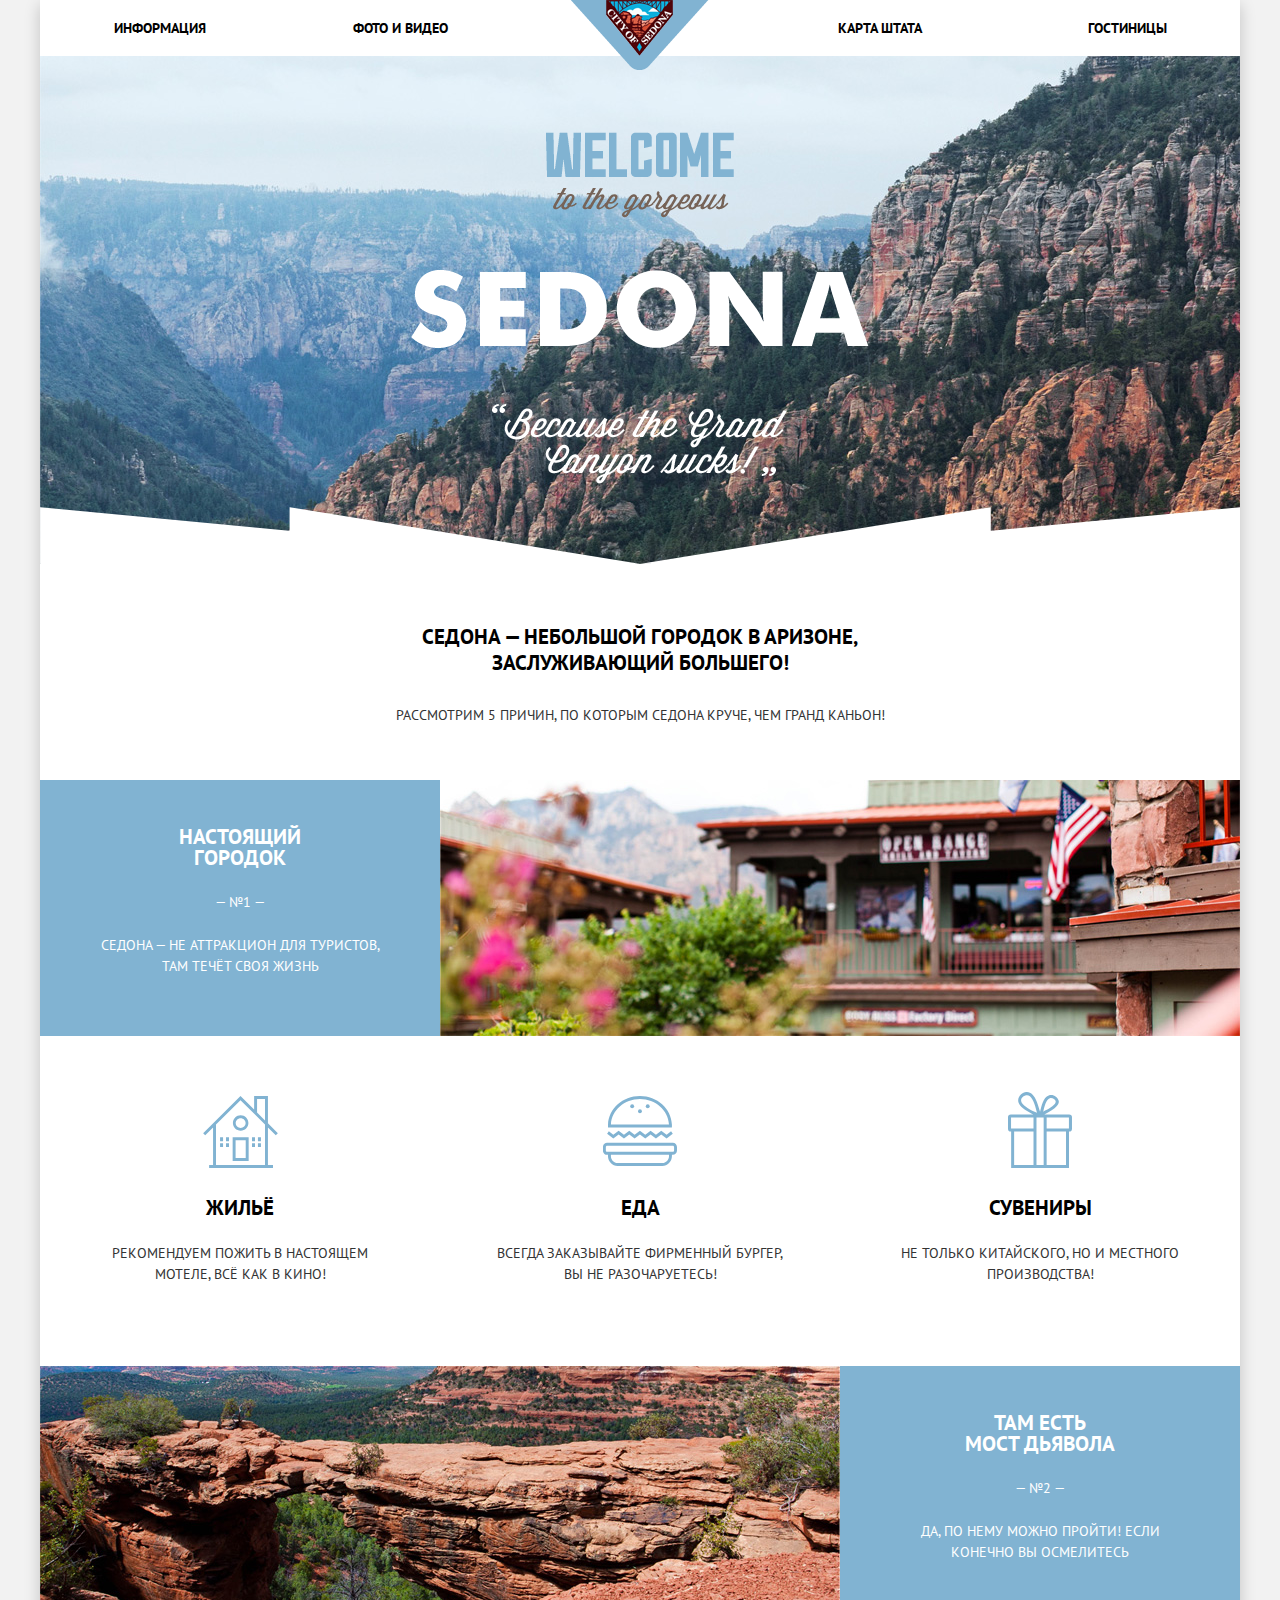
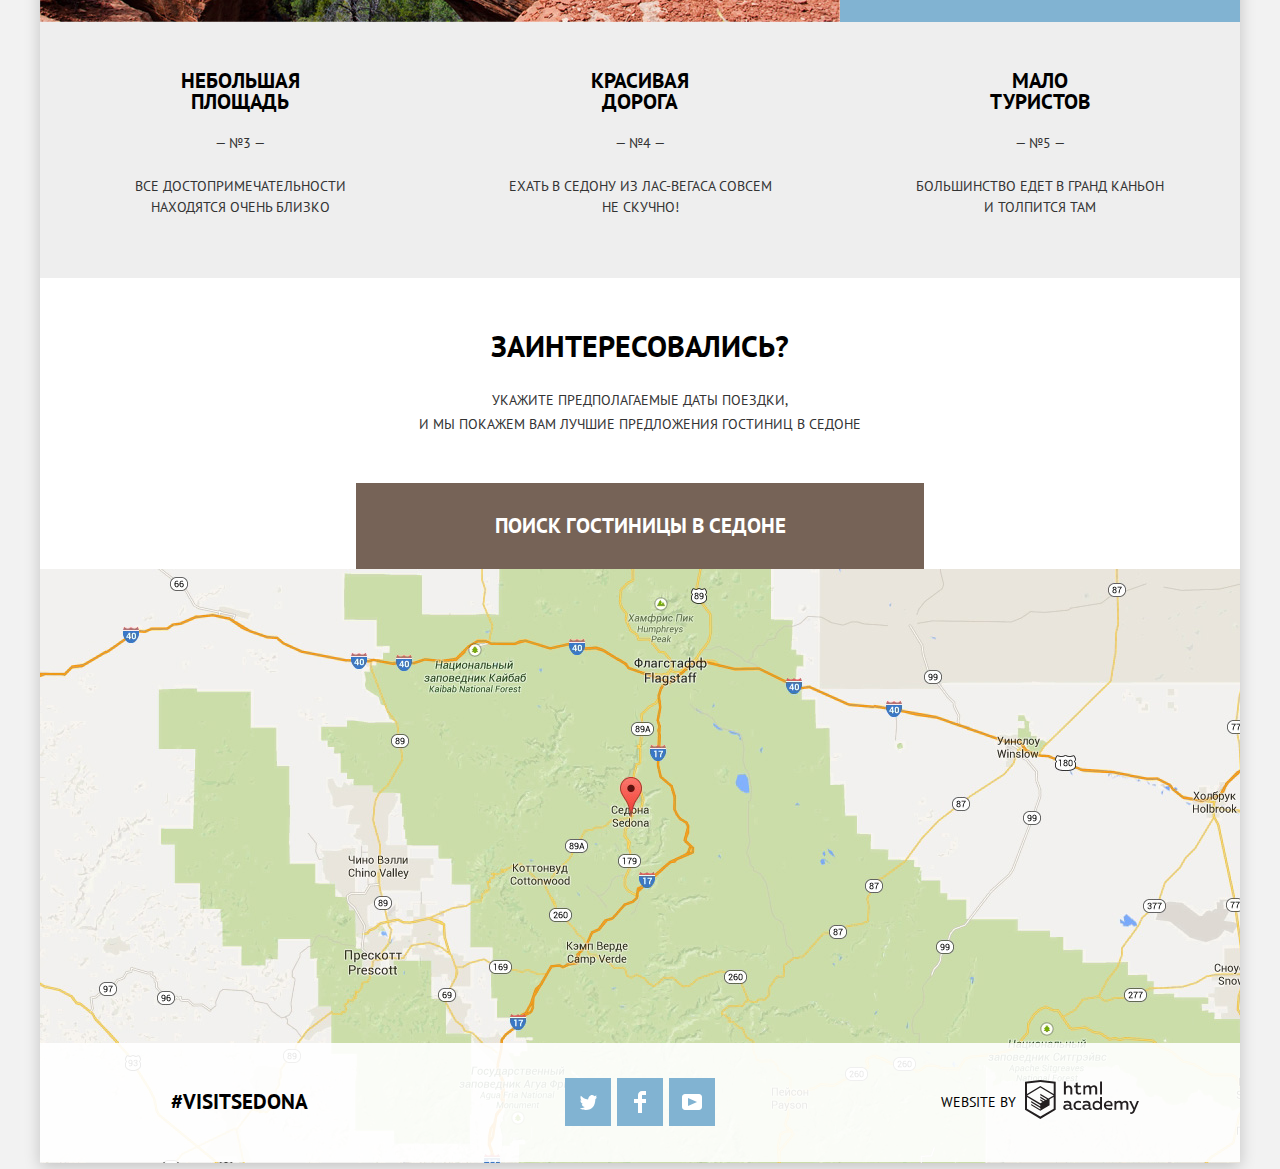
<file: index.html>
<!DOCTYPE html>
<html lang="en">
<head>
	<meta charset="UTF-8">
	<title>Проект «Седона»</title>
	<link href="https://fonts.googleapis.com/css?family=PT+Sans:400,700&amp;subset=cyrillic" rel="stylesheet">
	<link rel="stylesheet" href="css/normalize.min.css">
	<link rel="stylesheet" href="css/style.min.css">
</head>
<body>
	<div class="container">
		<header class="main-header">
			<nav class="main-navigation">
				<a class="main-navigation-logo-link"> 
					<img class="main-navigation-logo" src="img/logo.png" width="138" height="70" alt="Логотип сайта Sedona">
				</a>
				<ul class="main-navigation-site">
					<li class="main-navigation-link"><a href="info.html">Информация</a></li>
					<li class="main-navigation-link"><a href="photo.html">Фото и Видео</a></li>
					<li class="main-navigation-link"><a href="map.html">Карта Штата</a></li>
					<li class="main-navigation-link"><a href="catalog.html">Гостиницы</a></li>
				</ul>
			</nav>
		</header>
		<main>
			<section class="intro">
				<img class="intro-img" src="img/welcome.png" width="438" height="352" alt="Приветствие"> 
			</section>

			<section class="advantages">
				<h2 class="advantages-title">Седона — небольшой городок в Аризоне, заслуживающий большего!</h2>
				<p class="advantages-descr">Рассмотрим 5 причин, по которым Седона круче, чем гранд каньон!</p>
			</section>

			<section class="advantages-block">
				<div class="advantages-block-text">
					<h3 class="advantages-block-title">Настоящий городок</h3>
					<span class="advantages-block-number">— №1 —</span> 
					<p class="advantages-block-descr">Седона — не аттракцион для туристов, там течёт своя жизнь</p>
				</div>
				<div class="advantages-block-img">
					<img src="img/advantages-block.jpg" width="800" height="256" alt="Вид отеля">
				</div>
			</section>

			<section class="reason-box">
				<div class="reason-box-item">
					<span class="reason-box-icon icon-house"></span>
					<div class="reason-box-text">
						<h4 class="reason-box-title">Жильё</h4>
						<p class="reason-box-descr">Рекомендуем пожить в настоящем мотеле, всё как в кино!</p>
					</div>
				</div>

				<div class="reason-box-item">
					<span class="reason-box-icon icon-food"></span>
					<div class="reason-box-text">
						<h4 class="reason-box-title">Еда</h4>
						<p class="reason-box-descr">Всегда заказывайте фирменный бургер, вы не разочаруетесь!</p>
					</div>
				</div>

				<div class="reason-box-item">
					<span class="reason-box-icon icon-souvenir"></span>
					<div class="reason-box-text">
					<h4 class="reason-box-title">Сувениры</h4>
					<p class="reason-box-descr">Не только китайского, но и местного производства!</p>
					</div>
				</div> 
			</section>

			<section class="advantages-block">
				<div class="advantages-block-img">
					<img src="img/advantages-block-2.jpg" width="800" height="256" alt="Вид Каньона">
				</div>
				<div class="advantages-block-text">
					<h3 class="advantages-block-title">Там&nbsp;есть мост&nbsp;дьявола</h3>
					<span class="advantages-block-number">— №2 —</span>
					<p class="advantages-block-descr">Да, по нему можно пройти! Если конечно вы осмелитесь</p>
				</div>
			</section>

			<section class="advantages-other">
				<div class="advantages-other-item">
					<h3 class="advantages-other-title">Небольшая площадь</h3>
					<span class="advantages-other-number">— №3 —</span>
					<p class="advantages-other-descr">Все достопримечательности находятся&nbsp;очень близко</p>
				</div>
				<div class="advantages-other-item">
					<h3 class="advantages-other-title">Красивая дорога</h3>
					<span class="advantages-other-number">— №4 —</span>
					<p class="advantages-other-descr">Ехать в Седону из Лас-Вегаса совсем не&nbsp;скучно!</p>
				</div>
				<div class="advantages-other-item">
					<h3 class="advantages-other-title">Мало туристов</h3>
					<span class="advantages-other-number">— №5 —</span>
					<p class="advantages-other-descr">Большинство едет в гранд каньон и&nbsp;толпится там</p>
				</div>
			</section>

			<section class="offers-hotel">
				<div class="offers-hotel-text">
					<h3 class="offers-hotel-title">Заинтересовались?</h3>
					<p class="offers-hotel-descr">Укажите предполагаемые даты поездки,<br> и мы покажем вам лучшие предложения гостиниц в седоне</p>
					<a class="offers-hotel-button" >Поиск гостиницы в Седоне</a>
				</div>
				<div class="popup-form-absolute popup-form-show">
					<form class="popup-form" action="https://echo.htmlacademy.ru" method="post">
						<div class="popup-form-control">
							<label for="form-arrival">Дата заезда:</label>
							<input class="form-arrival" type="text" name="arrival-date" id="form-arrival" placeholder="24 апреля 2017">
							<button type="button" class="popup-form-icon-calendar">
								<svg xmlns="http://www.w3.org/2000/svg" width="21" height="22" viewBox="0 0 21 22"><path d="M19.251 2.025h-2.845V.648c0-.381-.294-.689-.656-.689-.363 0-.656.308-.656.689v1.377h-3.938V.648c0-.381-.294-.689-.655-.689-.363 0-.657.308-.657.689v1.377H5.906V.648c0-.381-.294-.689-.656-.689-.363 0-.657.308-.657.689v1.377H1.75C.784 2.025 0 2.847 0 3.862v16.302C0 21.179.784 22 1.75 22h17.501c.966 0 1.749-.821 1.749-1.836V3.862c0-1.015-.783-1.837-1.749-1.837zm.437 18.139a.448.448 0 0 1-.437.459H1.75a.45.45 0 0 1-.438-.459V3.862a.45.45 0 0 1 .438-.459h2.844v1.378c0 .381.294.689.657.689.362 0 .656-.308.656-.689V3.403h3.938v1.378c0 .381.294.689.657.689.361 0 .655-.308.655-.689V3.403h3.938v1.378c0 .381.293.689.656.689.362 0 .656-.308.656-.689V3.403h2.845c.241 0 .437.206.437.459v16.302z"/><path d="M4.594 8.225h2.625v2.066H4.594zM4.594 11.668h2.625v2.067H4.594zM4.594 15.112h2.625v2.066H4.594zM9.188 15.112h2.625v2.066H9.188zM9.188 11.668h2.625v2.067H9.188zM9.188 8.225h2.625v2.066H9.188zM13.781 15.112h2.625v2.066h-2.625zM13.781 11.668h2.625v2.067h-2.625zM13.781 8.225h2.625v2.066h-2.625z"/></svg>
							</button>
						</div>
						<div class="popup-form-control">
							<label for="form-leave">Дата выезда:</label>
							<input class="form-leave" type="text" name="departure-date" id="form-leave" placeholder="4 июля 2017">
							<button type="button" class="popup-form-icon-calendar">
								<svg xmlns="http://www.w3.org/2000/svg" width="21" height="22" viewBox="0 0 21 22"><path d="M19.251 2.025h-2.845V.648c0-.381-.294-.689-.656-.689-.363 0-.656.308-.656.689v1.377h-3.938V.648c0-.381-.294-.689-.655-.689-.363 0-.657.308-.657.689v1.377H5.906V.648c0-.381-.294-.689-.656-.689-.363 0-.657.308-.657.689v1.377H1.75C.784 2.025 0 2.847 0 3.862v16.302C0 21.179.784 22 1.75 22h17.501c.966 0 1.749-.821 1.749-1.836V3.862c0-1.015-.783-1.837-1.749-1.837zm.437 18.139a.448.448 0 0 1-.437.459H1.75a.45.45 0 0 1-.438-.459V3.862a.45.45 0 0 1 .438-.459h2.844v1.378c0 .381.294.689.657.689.362 0 .656-.308.656-.689V3.403h3.938v1.378c0 .381.294.689.657.689.361 0 .655-.308.655-.689V3.403h3.938v1.378c0 .381.293.689.656.689.362 0 .656-.308.656-.689V3.403h2.845c.241 0 .437.206.437.459v16.302z"/><path d="M4.594 8.225h2.625v2.066H4.594zM4.594 11.668h2.625v2.067H4.594zM4.594 15.112h2.625v2.066H4.594zM9.188 15.112h2.625v2.066H9.188zM9.188 11.668h2.625v2.067H9.188zM9.188 8.225h2.625v2.066H9.188zM13.781 15.112h2.625v2.066h-2.625zM13.781 11.668h2.625v2.067h-2.625zM13.781 8.225h2.625v2.066h-2.625z"/></svg>
							</button>
						</div>
						<div class="popup-form-grid">
							<div class="popup-form-control-half">
								<label for="form-people">Взрослые:</label>
								<div class="popup-form-count">
									<button type="button" class="btn-popup btn-min" id="adults-less"><span class="visually-hidden">-</span></button>
									<input type="text" name="form-people" id="form-people" class="form-people" value="2" pattern="[0-9]{1,}">
									<button type="button" class="btn-popup btn-plus" id="adults-more"><span class="visually-hidden">+</span></button>
								</div>
							</div>
							<div class="popup-form-control-half">
								<label for="form-children" class="label-form-children">Дети:</label>
								<div class="popup-form-count">
									<button type="button" class="btn-popup btn-min" id="child-less"><span class="visually-hidden">-</span>
									</button>
									<input type="text" name="form-children" id="form-children" class="form-children" value="0" pattern="[0-9]{1,}">
									<button type="button" class="btn-popup btn-plus" id="child-more"><span class="visually-hidden">+</span></button>
								</div>
							</div>
						</div>
						<button type="submit" class="popup-form-submit">Найти</button>
					</form>
				</div>
			</section>
				<section class="map">
					<iframe src="https://www.google.com/maps/embed?pb=!1m18!1m12!1m3!1d724357.5192433696!2d-112.11977376597227!3d34.97927537824153!2m3!1f0!2f0!3f0!3m2!1i1024!2i768!4f13.1!3m3!1m2!1s0x872da132f942b00d%3A0x5548c523fa6c8efd!2z0KHQtdC00L7QvdCwLCDQkNGA0LjQt9C-0L3QsCA4NjMzNiwg0KHQqNCQ!5e0!3m2!1sru!2sby!4v1530717977081" width="1200" height="594" allowfullscreen></iframe>
				</section>
		</main>
		<footer class="main-footer">
			<p class="main-footer-slogan">#visitSEDONA</p>
			<ul class="main-footer-social">
				<li class="main-footer-list"><a class="social-btn social-btn-twitter" href="https://twitter.com/"><span class="visually-hidden">twitter</span></a></li>
				<li class="main-footer-list"><a class="social-btn social-btn-facebook" href="https://www.facebook.com/"><span class="visually-hidden">facebook</span></a></li>
				<li class="main-footer-list"><a class="social-btn social-btn-youtube" href="https://www.youtube.com/"><span class="visually-hidden">youtube</span></a></li>
			</ul>

			<div class="footer-copyright">
				<span class="footer-copyright-text">Website by</span>
				<a class="footer-copyright-logo" href="https://htmlacademy.ru"> <span class="visually-hidden">HTML Academy</span>
					<svg id="Layer_1" data-name="Layer 1" xmlns="http://www.w3.org/2000/svg" viewBox="0 0 108.08 36.85" width="115" height="41"><title>logo-htmlacademy-small1</title><path d="M44.61,26.88a2,2,0,0,0,.55-0.1v1.33a3.25,3.25,0,0,1-1.18.21,1.67,1.67,0,0,1-1.67-1,4.84,4.84,0,0,1-3.14,1.08c-1.51,0-2.91-.83-2.91-2.55,0-2.13,2-2.79,3.71-2.79a11.08,11.08,0,0,1,2.17.25v-0.3c0-1-.76-1.77-2.19-1.77a7.42,7.42,0,0,0-3,.64v-1.7a10.21,10.21,0,0,1,3.19-.55c2.36,0,3.81,1.12,3.81,3.65v3a0.54,0.54,0,0,0,.49.59h0.17Zm-6.44-1.13A1.35,1.35,0,0,0,39.63,27h0.11a3.39,3.39,0,0,0,2.41-1V24.58a9.72,9.72,0,0,0-1.81-.21c-1,0-2.16.33-2.16,1.38h0Zm12.36-6.11a5,5,0,0,1,2.57.64V22a4.08,4.08,0,0,0-2.3-.7,2.75,2.75,0,1,0,0,5.49,5,5,0,0,0,2.43-.64v1.71a6.27,6.27,0,0,1-2.76.57A4.21,4.21,0,0,1,46,24.51q0-.21,0-0.41a4.32,4.32,0,0,1,4.18-4.46h0.38Zm12.17,7.24a2,2,0,0,0,.55-0.1v1.33a3.25,3.25,0,0,1-1.18.21,1.67,1.67,0,0,1-1.67-1,4.84,4.84,0,0,1-3.14,1.08c-1.51,0-2.91-.83-2.91-2.55,0-2.13,2-2.79,3.71-2.79a11.08,11.08,0,0,1,2.17.25v-0.3c0-1-.76-1.77-2.19-1.77a7.42,7.42,0,0,0-3,.64v-1.7a10.21,10.21,0,0,1,3.19-.55c2.36,0,3.81,1.12,3.81,3.65v3a0.54,0.54,0,0,0,.49.59h0.17Zm-6.44-1.13A1.35,1.35,0,0,0,57.73,27h0.11a3.39,3.39,0,0,0,2.41-1V24.58a9.72,9.72,0,0,0-1.81-.21c-1.06,0-2.16.33-2.16,1.38h0ZM73,16V28.2H71.35V26.88a3.88,3.88,0,0,1-3.19,1.54,4.4,4.4,0,0,1,0-8.78,3.81,3.81,0,0,1,3,1.3V16H73Zm-4.53,5.22a2.76,2.76,0,1,0,0,5.52A2.86,2.86,0,0,0,71.15,25V23A2.91,2.91,0,0,0,68.49,21.27ZM79,19.64c3.31,0,4.46,2.68,3.92,5.09H76.7c0.21,1.5,1.67,2.11,3.19,2.11a6.11,6.11,0,0,0,2.64-.59v1.6a7.14,7.14,0,0,1-3,.57C77,28.42,74.78,27,74.78,24a4.18,4.18,0,0,1,4-4.39H79Zm0.09,1.54a2.28,2.28,0,0,0-2.44,2.1v0.06H81.3A2,2,0,0,0,79.13,21.18Zm5.73,7V19.87h1.65v1a3.81,3.81,0,0,1,2.78-1.27A2.86,2.86,0,0,1,91.89,21a4.12,4.12,0,0,1,2.91-1.33A3.06,3.06,0,0,1,98,23V28.2h-1.9V23.05a1.59,1.59,0,0,0-1.42-1.75H94.42a2.8,2.8,0,0,0-2.07,1.12V28.2h-1.9V23.05A1.59,1.59,0,0,0,89,21.31H88.8a3,3,0,0,0-2.21,1.29v5.63H84.86Zm21.31-8.33h1.9l-3.91,9.46c-0.9,2.17-2.09,2.86-3.35,2.86a4.76,4.76,0,0,1-1.1-.14V30.46a2.86,2.86,0,0,0,.85.12c0.9,0,1.58-.64,2.07-1.9l0.17-.42-4-8.4h2l2.86,6.29ZM38.73,1.46V6.22a3.81,3.81,0,0,1,2.7-1.14,3.25,3.25,0,0,1,3.44,3.4v5.15H43V8.72a1.81,1.81,0,0,0-1.61-2h-0.3a2.93,2.93,0,0,0-2.32,1.39v5.52h-1.9V1.46h1.9ZM49.94,2.31v3h3V6.91h-3v3.81c0,1.1.5,1.46,1.58,1.46a4.49,4.49,0,0,0,1.69-.33v1.6A6.8,6.8,0,0,1,51,13.8a2.55,2.55,0,0,1-2.86-2.74V6.89H46.58V5.26h1.5V2.74Zm5.4,11.31V5.28H57v1A3.81,3.81,0,0,1,59.77,5a2.86,2.86,0,0,1,2.6,1.33A4.12,4.12,0,0,1,65.28,5,3.06,3.06,0,0,1,68.44,8.4v5.21h-1.9V8.46a1.59,1.59,0,0,0-1.42-1.75H64.89a2.8,2.8,0,0,0-2.07,1.12v5.78h-1.9V8.46A1.59,1.59,0,0,0,59.5,6.71H59.27A3,3,0,0,0,57.06,8v5.63H55.34ZM71.17,1.45H73V13.6H71.17V1.45ZM14.71,0H14.55L0,1.54V28.21l14.55,8.66,14.55-8.66V1.54Zm12.5,27.1L14.55,34.64,1.9,27.12V16.18l12.59,7.5V25L5.86,19.9v1.31l8.68,5.21v1.39L5.87,22.65V24l8.68,5.21,8.75-5.24V18.31L27.2,16V27.12Zm0-12.53-3.48,2-1.6,1L14.51,13v1.31L21,18.23H21l-0.14.09-1,.54-5.37-3.2V17l4.24,2.52-1,.67-3.2-1.9v1.31l2.1,1.24L14.5,22.1,2,14.65,14.51,7.11Zm0-1.32L14.49,5.76,1.91,13.25v-10L14.56,1.92,27.21,3.25v10h0Z" transform="translate(0 -0.02)" fill="#231f20"/></svg>
				</a>
			</div>
		</footer>
	</div>
	<script src="js/script.min.js"></script>
</body>
</html>
</file>
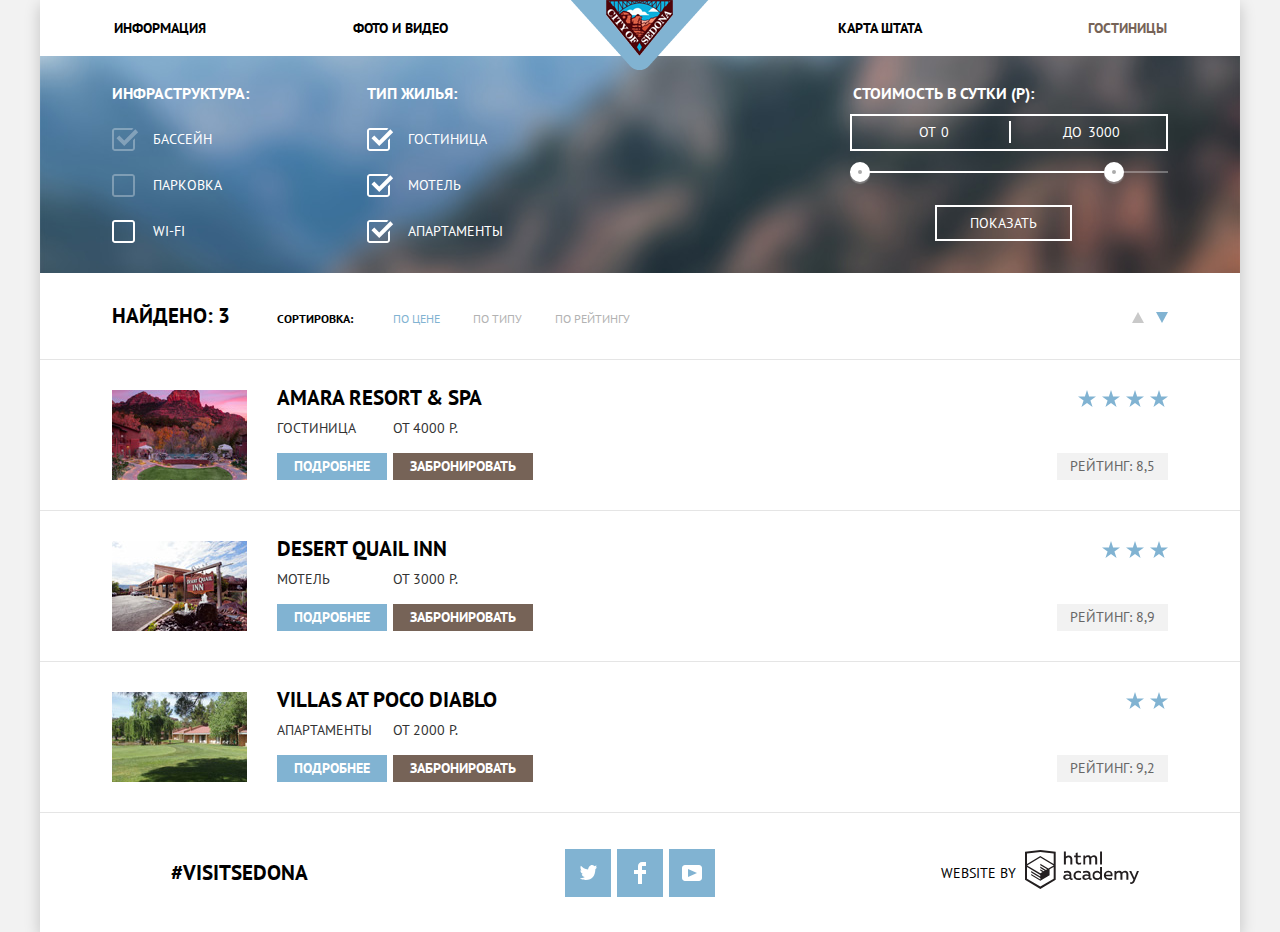
<file: catalog.html>
<!DOCTYPE html>
<html lang="en">
<head>
	<meta charset="UTF-8">
	<title>Проект «Седона»</title>
	<link href="https://fonts.googleapis.com/css?family=PT+Sans:400,700&amp;subset=cyrillic" rel="stylesheet">
	<link rel="stylesheet" href="css/normalize.min.css">
	<link rel="stylesheet" href="css/style.min.css">
</head>
<body>
	<div class="container">
		<header class="main-header">
			<nav class="main-navigation">
				<a href="index.html" class="main-navigation-logo-link"> 
					<img class="main-navigation-logo" src="img/logo.png" width="138" height="70" alt="Логотип сайта Sedona">
				</a>
				<ul class="main-navigation-site">
					<li class="main-navigation-link"><a href="info.html">Информация</a></li>
					<li class="main-navigation-link"><a href="photo.html">Фото и Видео</a></li>
					<li class="main-navigation-link"><a href="map.html">Карта Штата</a></li>
					<li class="main-navigation-link current-page"><a>Гостиницы</a></li>
				</ul>
			</nav>
		</header>
		<main>
			<h1 class="visually-hidden">Фильтр гостиниц</h1>
			<section class="filters">
				<form class="filters-form" action="https://echo.htmlacademy.ru" method="post" >
					<div class="form-infrastructure">
						<h2 class="form-infrastructure-title">Инфраструктура:</h2>
						<ul class="form-infrastructure-list">
							<li class="form-catalog">
								<input class="form-catalog-checkbox visually-hidden" type="checkbox" name="bassein" id="bassein" disabled checked>
								<label for="bassein">Бассейн</label>
							</li>
							<li class="form-catalog">
								<input class="form-catalog-checkbox visually-hidden" type="checkbox" name="parking" id="parking" disabled>
								<label for="parking">Парковка</label>
							</li>
							<li class="form-catalog">
								<input class="form-catalog-checkbox visually-hidden" type="checkbox" name="wi-fi" id="wi-fi">
								<label for="wi-fi" >wi-fi</label>
							</li>
						</ul>
					</div>

					<div class="form-housing">
						<h2 class="form-infrastructure-title">Тип жилья:</h2>
						<ul class="form-infrastructure-list">
							<li class="form-catalog">
								<input class="form-catalog-checkbox visually-hidden" type="checkbox" name="hotel" id="hotel" checked>
								<label for="hotel">Гостиница</label>
							</li>
							<li class="form-catalog">
								<input class="form-catalog-checkbox visually-hidden" type="checkbox" name="motel" id="motel" checked>
								<label for="motel">Мотель</label>
							</li>
							<li class="form-catalog">
								<input class="form-catalog-checkbox visually-hidden" type="checkbox" name="apartment" id="apartment" checked>
								<label for="apartment">Апартаменты</label>
							</li>
						</ul>
					</div>

					<div class="form-priceday">
						<h2 class="form-infrastructure-title title-priceday">Стоимость в сутки (Р):</h2>
						<div class="form-priceday-table">
							<label for="priceday-from">От
								<input type="text" name="priceday-from" id="priceday-from" placeholder="0"></label>
							<label for="priceday-up">До
								<input type="text" name="priceday-up" id="priceday-up" placeholder="3000">
							</label>
						</div>
						<div class="form-priceday-slider">
							<div class="priceday-slider-scale"></div>
							<div class="priceday-slider slider-from"></div>
							<div class="priceday-slider slider-up"></div>
						</div>
						<button type="submit" class="filters-form-submit">Показать</button>
					</div>
				</form>
			</section>

			<section class="catalog-hotel">
				<div class="find">
					<h2 class="visually-hidden">Список гостиниц</h2>
					<h3 class="find-title">Найдено: 3</h3>
					<p class="find-descr">Сортировка:</p>
					<ul class="find-items">
						<li class="find-item"><a href="#" class="find-item-link find-current">По цене</a></li>
						<li class="find-item "><a href="#" class="find-item-link">По типу</a></li>
						<li class="find-item "><a href="#" class="find-item-link">По рейтингу</a></li>
					</ul>
					<ul class="find-items-empty">
						<li class="empty-item"><a class="control-arrow arrow-down" href="#"></a></li>
						<li class="empty-item"><a class="control-arrow arrow-up arrow-current" href="#"></a></li>
					</ul>
				</div>

				<div class="hotel-item">
					<div class="hotel-item-manual">
						<div class="hotel-item-img">
							<img class="catalog-hotel-img" src="img/Amara-hotel.jpg" width="135" height="90" alt="Фото Amara Resort & Spa"> 
						</div>
						<div class="hotel-item-info">
								<h3 class="hotel-item-title">
									<a href="http://www.amararesort.com/">Amara Resort & Spa</a>
								</h3>
								<span class="hotel-item-descr">Гостиница</span>
								<span class="hotel-item-cash">от 4000 Р.</span>
							<div class="hotel-item-btn">
								<a class="item-btn btn-blue" href="#">Подробнее</a>
								<a class="item-btn btn-brown" href="#">Забронировать</a>
							</div>
						</div>
					</div>
					<div class="hotel-item-rate">
						<div class="hotel-item-list">
							<span class="hotel-list-star"></span>
							<span class="hotel-list-star"></span>
							<span class="hotel-list-star"></span>
							<span class="hotel-list-star"></span>
						</div>
						<p class="hotel-item-rating">Рейтинг: 8,5</p>
					</div>
				</div>

				<div class="hotel-item">
					<div class="hotel-item-manual">
						<div class="hotel-item-img">
							<img class="catalog-hotel-img" src="img/Desert-hotel.jpg" width="135" height="90" alt="Фото Desert Quail Inn">
						</div>
						<div class="hotel-item-info">
							<h3 class="hotel-item-title">
								<a href="https://www.desertquailinn.com/">Desert Quail Inn</a>
							</h3>
							<span class="hotel-item-descr">Мотель</span>
							<span class="hotel-item-cash">От 3000 Р.</span>
							<div class="hotel-item-btn">
								<a class="item-btn btn-blue" href="#">Подробнее</a>
								<a class="item-btn btn-brown" href="#">Забронировать</a>
							</div>
						</div>
					</div>
					<div class="hotel-item-rate">
						<div class="hotel-item-list">
							<span class="hotel-list-star"></span>
							<span class="hotel-list-star"></span>
							<span class="hotel-list-star"></span>
						</div>
						<p class="hotel-item-rating">Рейтинг: 8,9</p> 
					</div>
				</div>

				<div class="hotel-item">
					<div class="hotel-item-manual">
						<div class="hotel-item-img">
							<img class="catalog-hotel-img" src="img/Villas-hotel.jpg" width="135" height="90" alt="Фото Villas at Poco Diablo">
						</div>
						<div class="hotel-item-info">
							<h3 class="hotel-item-title">
								<a href="https://villasatpocodiablo.com/villas/">Villas at Poco Diablo</a>
							</h3>
							<span class="hotel-item-descr">Апартаменты</span>
							<span class="hotel-item-cash">От 2000 Р.</span>
							<div class="hotel-item-btn">
								<a class="item-btn btn-blue" href="#">Подробнее</a>
								<a class="item-btn btn-brown" href="#">Забронировать</a>
							</div>
						</div>
					</div>
					<div class="hotel-item-rate">
							<div class="hotel-item-list">
								<span class="hotel-list-star"></span>
								<span class="hotel-list-star"></span>
						</div>
						<p class="hotel-item-rating">Рейтинг: 9,2</p> 
					</div>
				</div>
			</section>
		</main>
		<footer class="main-footer hotels-page">
			<p class="main-footer-slogan">#visitSEDONA</p>
			<ul class="main-footer-social">
				<li class="main-footer-list"><a class="social-btn social-btn-twitter" href="https://twitter.com/"><span class="visually-hidden">twitter</span></a></li>
				<li class="main-footer-list"><a class="social-btn social-btn-facebook" href="https://www.facebook.com/"><span class="visually-hidden">facebook</span></a></li>
				<li class="main-footer-list"><a class="social-btn social-btn-youtube" href="https://www.youtube.com/"><span class="visually-hidden">youtube</span></a></li>
			</ul>

			<div class="footer-copyright">
				<span class="footer-copyright-text">Website by</span>
				<a class="footer-copyright-logo" href="https://htmlacademy.ru"> <span class="visually-hidden">HTML Academy</span>
					<!-- <img class="main-footer-logo" src="img/logo-htmlacademy.svg" width="115" height="41" alt="Логотип htmlacademy"> -->
					<svg id="Layer_1" data-name="Layer 1" xmlns="http://www.w3.org/2000/svg" viewBox="0 0 108.08 36.85" width="115" height="41"><title>logo-htmlacademy-small1</title><path d="M44.61,26.88a2,2,0,0,0,.55-0.1v1.33a3.25,3.25,0,0,1-1.18.21,1.67,1.67,0,0,1-1.67-1,4.84,4.84,0,0,1-3.14,1.08c-1.51,0-2.91-.83-2.91-2.55,0-2.13,2-2.79,3.71-2.79a11.08,11.08,0,0,1,2.17.25v-0.3c0-1-.76-1.77-2.19-1.77a7.42,7.42,0,0,0-3,.64v-1.7a10.21,10.21,0,0,1,3.19-.55c2.36,0,3.81,1.12,3.81,3.65v3a0.54,0.54,0,0,0,.49.59h0.17Zm-6.44-1.13A1.35,1.35,0,0,0,39.63,27h0.11a3.39,3.39,0,0,0,2.41-1V24.58a9.72,9.72,0,0,0-1.81-.21c-1,0-2.16.33-2.16,1.38h0Zm12.36-6.11a5,5,0,0,1,2.57.64V22a4.08,4.08,0,0,0-2.3-.7,2.75,2.75,0,1,0,0,5.49,5,5,0,0,0,2.43-.64v1.71a6.27,6.27,0,0,1-2.76.57A4.21,4.21,0,0,1,46,24.51q0-.21,0-0.41a4.32,4.32,0,0,1,4.18-4.46h0.38Zm12.17,7.24a2,2,0,0,0,.55-0.1v1.33a3.25,3.25,0,0,1-1.18.21,1.67,1.67,0,0,1-1.67-1,4.84,4.84,0,0,1-3.14,1.08c-1.51,0-2.91-.83-2.91-2.55,0-2.13,2-2.79,3.71-2.79a11.08,11.08,0,0,1,2.17.25v-0.3c0-1-.76-1.77-2.19-1.77a7.42,7.42,0,0,0-3,.64v-1.7a10.21,10.21,0,0,1,3.19-.55c2.36,0,3.81,1.12,3.81,3.65v3a0.54,0.54,0,0,0,.49.59h0.17Zm-6.44-1.13A1.35,1.35,0,0,0,57.73,27h0.11a3.39,3.39,0,0,0,2.41-1V24.58a9.72,9.72,0,0,0-1.81-.21c-1.06,0-2.16.33-2.16,1.38h0ZM73,16V28.2H71.35V26.88a3.88,3.88,0,0,1-3.19,1.54,4.4,4.4,0,0,1,0-8.78,3.81,3.81,0,0,1,3,1.3V16H73Zm-4.53,5.22a2.76,2.76,0,1,0,0,5.52A2.86,2.86,0,0,0,71.15,25V23A2.91,2.91,0,0,0,68.49,21.27ZM79,19.64c3.31,0,4.46,2.68,3.92,5.09H76.7c0.21,1.5,1.67,2.11,3.19,2.11a6.11,6.11,0,0,0,2.64-.59v1.6a7.14,7.14,0,0,1-3,.57C77,28.42,74.78,27,74.78,24a4.18,4.18,0,0,1,4-4.39H79Zm0.09,1.54a2.28,2.28,0,0,0-2.44,2.1v0.06H81.3A2,2,0,0,0,79.13,21.18Zm5.73,7V19.87h1.65v1a3.81,3.81,0,0,1,2.78-1.27A2.86,2.86,0,0,1,91.89,21a4.12,4.12,0,0,1,2.91-1.33A3.06,3.06,0,0,1,98,23V28.2h-1.9V23.05a1.59,1.59,0,0,0-1.42-1.75H94.42a2.8,2.8,0,0,0-2.07,1.12V28.2h-1.9V23.05A1.59,1.59,0,0,0,89,21.31H88.8a3,3,0,0,0-2.21,1.29v5.63H84.86Zm21.31-8.33h1.9l-3.91,9.46c-0.9,2.17-2.09,2.86-3.35,2.86a4.76,4.76,0,0,1-1.1-.14V30.46a2.86,2.86,0,0,0,.85.12c0.9,0,1.58-.64,2.07-1.9l0.17-.42-4-8.4h2l2.86,6.29ZM38.73,1.46V6.22a3.81,3.81,0,0,1,2.7-1.14,3.25,3.25,0,0,1,3.44,3.4v5.15H43V8.72a1.81,1.81,0,0,0-1.61-2h-0.3a2.93,2.93,0,0,0-2.32,1.39v5.52h-1.9V1.46h1.9ZM49.94,2.31v3h3V6.91h-3v3.81c0,1.1.5,1.46,1.58,1.46a4.49,4.49,0,0,0,1.69-.33v1.6A6.8,6.8,0,0,1,51,13.8a2.55,2.55,0,0,1-2.86-2.74V6.89H46.58V5.26h1.5V2.74Zm5.4,11.31V5.28H57v1A3.81,3.81,0,0,1,59.77,5a2.86,2.86,0,0,1,2.6,1.33A4.12,4.12,0,0,1,65.28,5,3.06,3.06,0,0,1,68.44,8.4v5.21h-1.9V8.46a1.59,1.59,0,0,0-1.42-1.75H64.89a2.8,2.8,0,0,0-2.07,1.12v5.78h-1.9V8.46A1.59,1.59,0,0,0,59.5,6.71H59.27A3,3,0,0,0,57.06,8v5.63H55.34ZM71.17,1.45H73V13.6H71.17V1.45ZM14.71,0H14.55L0,1.54V28.21l14.55,8.66,14.55-8.66V1.54Zm12.5,27.1L14.55,34.64,1.9,27.12V16.18l12.59,7.5V25L5.86,19.9v1.31l8.68,5.21v1.39L5.87,22.65V24l8.68,5.21,8.75-5.24V18.31L27.2,16V27.12Zm0-12.53-3.48,2-1.6,1L14.51,13v1.31L21,18.23H21l-0.14.09-1,.54-5.37-3.2V17l4.24,2.52-1,.67-3.2-1.9v1.31l2.1,1.24L14.5,22.1,2,14.65,14.51,7.11Zm0-1.32L14.49,5.76,1.91,13.25v-10L14.56,1.92,27.21,3.25v10h0Z" transform="translate(0 -0.02)" fill="#231f20"/></svg>
				</a>
			</div>
		</footer>
	</div>
</body>
</html>
</file>
<file: css/style.min.css>
.main-navigation,body{color:#333;font-size:14px}.icon-food,.icon-souvenir,.intro,.intro::before{background-size:cover;background-repeat:no-repeat}.icon-food,.icon-house,.icon-souvenir,.intro,.intro::before{background-repeat:no-repeat}.filters-form-submit,.popup-form-submit,body{text-transform:uppercase}.form-priceday,.hotel-item-rate{-webkit-box-orient:vertical;-webkit-box-direction:normal}*,::after,::before{-webkit-box-sizing:inherit;box-sizing:inherit}html{-webkit-box-sizing:border-box;box-sizing:border-box}.content-box-component{-webkit-box-sizing:content-box;box-sizing:content-box}body{margin:0;padding:0;font-family:"PT Sans",Arial,sans-serif;line-height:21px;font-weight:400;background-color:#f2f2f2}a{text-decoration:none}img{max-width:100%}.visually-hidden:not(:focus):not(:active),input[type=checkbox].visually-hidden,input[type=radio].visually-hidden{position:absolute;width:1px;height:1px;margin:-1px;border:0;padding:0;white-space:nowrap;-webkit-clip-path:inset(100%);clip-path:inset(100%);clip:rect(0 0 0 0);overflow:hidden}.container{width:1200px;background-color:#fff;-webkit-box-shadow:0 5px 15px 0 rgba(0,1,1,.2);box-shadow:0 5px 15px 0 rgba(0,1,1,.2);margin:0 auto}.main-navigation{line-height:26px;font-weight:700;position:relative;background-color:#fff}.advantages-block,.intro{background-color:#81b3d2}.main-navigation-site{list-style:none;display:-webkit-box;display:-ms-flexbox;display:flex;-ms-flex-wrap:wrap;flex-wrap:wrap;margin:0;padding:15px 0}.main-navigation-link{width:20%;text-align:center}.main-navigation-link:nth-child(4n+2){margin-right:20%}.main-navigation-site a{color:#000}.main-navigation-link:nth-child(4n+4) a{margin-right:-15px}.main-navigation-site a:hover{color:#81b3d2}.main-navigation-site a:active{color:rgba(0,0,0,.3)}.main-navigation-logo-link{position:absolute;left:531px;z-index:1}.main-navigation-logo{width:138px;height:70px}.intro{background-image:url(../img/background-photo.jpg);text-align:center;padding-top:76px;padding-bottom:74px;background-position:0 -83px;position:relative}.intro::before{content:"";display:block;width:1200px;height:57px;background-image:url(../img/shape.png);position:absolute;top:451px}.intro-img{width:458px;height:352px}.advantages{width:100%;padding-top:43px;padding-bottom:38px}.advantages-title{font-size:21px;line-height:26px;color:#000;font-weight:700;text-align:center;padding-left:25%;padding-right:25%}.advantages-block-text,.advantages-descr{font-size:14px;font-weight:400;text-align:center}.advantages-descr{line-height:26px;color:#333;padding-top:8px}.advantages-block{display:-webkit-box;display:-ms-flexbox;display:flex}.advantages-block-text{line-height:21px;color:#fff;width:400px;padding-top:46px;padding-bottom:30px}.advantages-block-title{font-size:21px;font-weight:700;padding-right:25%;padding-left:25%;padding-bottom:15px;margin-top:0;margin-bottom:9px}.advantages-block-descr{padding-right:12%;padding-left:12%;padding-bottom:15px;margin-top:22px;margin-bottom:9px}.advantages-block-img{width:800px;height:256px}.advantages-block-img img{display:block;width:800px}.reason-box{width:100%;display:-webkit-box;display:-ms-flexbox;display:flex;text-align:center;background-color:#fff}.reason-box-item{width:400px;padding-top:136px;padding-left:50px;padding-right:50px;position:relative}.reason-box-icon{display:block;margin:0 auto;position:absolute;left:50%;top:60px}.advantages-other,.popup-form-control{display:-webkit-box;display:-ms-flexbox}.icon-house{background-image:url(../img/icon-1.svg);width:75px;height:72px;margin-left:-37.5px}.icon-food{background-image:url(../img/icon-3.svg);width:74px;height:70px;margin-left:-37px}.icon-souvenir{background-image:url(../img/icon-2.svg);width:64px;height:76px;margin-left:-32px;margin-top:-4px}.reason-box-title{color:#000;font-size:21px;line-height:21px;font-weight:700;margin:25px 20px}.advantages-other-item,.reason-box-descr{color:#333;font-size:14px;font-weight:400;line-height:21px}.reason-box-descr{padding-bottom:67px}.advantages-other{display:flex;text-align:center;background-color:#eee}.advantages-other-item{text-align:center;width:400px;margin:0 auto;padding-top:40px}.advantages-other-title{color:#000;font-size:21px;line-height:21px;font-weight:700;margin-left:31%;margin-right:31%;margin-top:8px}.advantages-other-number{display:inline-block}.advantages-other-descr{margin:0;padding:22px 9% 60px}.offers-hotel{background-color:#fff;position:relative}.offers-hotel-text{text-align:center;padding-top:20px;padding-left:15%;padding-right:15%}.offers-hotel-title{color:#000;font-size:30px;line-height:36px;font-weight:700;margin-bottom:24px}.offers-hotel-descr{color:#333;font-size:14px;line-height:24px;font-weight:400;margin-bottom:47px}.offers-hotel-button{color:#fff;background-color:#766357;font-size:21px;line-height:26px;font-weight:700;text-align:center;border:none;margin:0 auto;display:block;width:568px;padding-top:30px;padding-bottom:30px;position:relative}.offers-hotel-button:hover{background-color:#604e43}.offers-hotel-button:active{color:#847870;background-color:#503e33}.popup-form-absolute{display:none;position:absolute;left:50%;top:100%;margin-left:-284px;width:568px;min-height:395px;padding:55px;background-color:#fff;-webkit-box-shadow:0 7px 15px rgba(0,1,1,.15);box-shadow:0 7px 15px rgba(0,1,1,.15)}.popup-form-control{display:flex;margin-bottom:29px;-webkit-box-pack:justify;-ms-flex-pack:justify;justify-content:space-between;-webkit-box-align:center;-ms-flex-align:center;align-items:center}.popup-form-grid{display:-webkit-box;display:-ms-flexbox;display:flex;-webkit-box-pack:justify;-ms-flex-pack:justify;justify-content:space-between;padding-top:1px}.popup-form-control-half{display:-webkit-box;display:-ms-flexbox;display:flex;-webkit-box-align:center;-ms-flex-align:center;align-items:center;position:relative}.main-footer,.popup-form-count{display:-webkit-box;display:-ms-flexbox}.popup-form-control input{-webkit-box-sizing:border-box;box-sizing:border-box;width:345px;padding-left:12px;padding-right:40px}.popup-form-count{display:flex}.popup-form-control-half .label-form-children{margin-right:26px}.label-form-children label{margin-right:0}.popup-form-count input{-webkit-box-sizing:border-box;box-sizing:border-box;width:38px;height:38px;text-align:center}.popup-form-control label,.popup-form-grid label{color:#000;font-size:14px;font-weight:700;line-height:26px}.popup-form-control label{width:110px;padding-left:2px}.popup-form-grid label{margin-right:40px}.popup-form-control input,.popup-form-grid input{color:#000;font-size:14px;font-weight:700;line-height:26px;background-color:#f2f2f2;border:none;height:38px}.main-footer-slogan,.popup-form-submit{font-size:21px;font-weight:700;line-height:26px}.popup-form-control input::-webkit-input-placeholder,.popup-form-grid input::-webkit-input-placeholder{color:#000;font-weight:700;text-transform:uppercase}.popup-form-control input:-ms-input-placeholder,.popup-form-grid input:-ms-input-placeholder{color:#000;font-weight:700;text-transform:uppercase}.popup-form-control input::-ms-input-placeholder,.popup-form-grid input::-ms-input-placeholder{color:#000;font-weight:700;text-transform:uppercase}.popup-form-control input::placeholder,.popup-form-grid input::placeholder{color:#000;font-weight:700;text-transform:uppercase}.popup-form-control input:hover{background-color:#ebebeb}.popup-form-control input:focus{-webkit-box-shadow:inset 0 0 0 2px #e5e5e5;box-shadow:inset 0 0 0 2px #e5e5e5;background-color:#fff;outline:0}.popup-form-icon-calendar{position:absolute;padding:0;background:0 0;border:none;cursor:pointer;fill:#c9c9c9;width:21px;height:22px;left:85%}.popup-form-icon-calendar:hover path{fill:#000}.footer-copyright-logo:hover path,.popup-form-icon-calendar:active path{fill:#81b3d2}.btn-popup{color:#a9a9a9;font-weight:700;text-align:center;vertical-align:middle;background-color:#f2f2f2;border:none;position:relative;width:38px;height:38px;margin:0;padding:0}.btn-min::before,.btn-plus::after,.btn-plus::before{width:11px;height:3px;background-color:#a9a9a9;position:absolute;left:14px;content:""}.btn-plus::after{-webkit-transform:rotate(90deg);-ms-transform:rotate(90deg);transform:rotate(90deg)}.btn-min:hover::before,.btn-plus:hover::after,.btn-plus:hover::before{background-color:#000}.btn-min:active::before,.btn-plus:active::after,.btn-plus:active::before,.popup-form-submit{background-color:#81b3d2}.popup-form-submit{color:#fff;border:none;display:block;width:100%;padding:0;margin-top:54px;height:58px}.map,.map iframe{width:1200px;height:594px}.popup-form-submit:hover{background-color:#669ec0}.popup-form-submit:active{color:#87b6d1;background-color:#5496bd}.map{background:url(../img/map.jpg) no-repeat;display:block}.filters,.social-btn-facebook::before,.social-btn-twitter::before,.social-btn-youtube::before{background-size:cover;background-repeat:no-repeat}.map iframe{border:0}.main-footer{color:#000;background-color:rgba(255,255,255,.9);text-align:center;display:flex;-webkit-box-align:center;-ms-flex-align:center;align-items:center;-ms-flex-wrap:wrap;flex-wrap:wrap;margin-top:-120px;position:relative;padding:35px 0}.footer-copyright,.main-footer-social{display:-webkit-box;display:-ms-flexbox}.main-footer-slogan{color:#000;width:136px;width:33.333%;margin:0}.main-footer-social{list-style:none;padding:0;margin:0 auto;width:150px;display:flex;-ms-flex-wrap:wrap;flex-wrap:wrap;-webkit-box-pack:justify;-ms-flex-pack:justify;justify-content:space-between;-webkit-box-align:center;-ms-flex-align:center;align-items:center}.footer-copyright{width:33.333%;display:flex;-webkit-box-pack:center;-ms-flex-pack:center;justify-content:center;-webkit-box-align:center;-ms-flex-align:center;align-items:center}.filters-form,.social-btn{display:-webkit-box;display:-ms-flexbox}.footer-copyright-text{font-size:14px;font-weight:400;line-height:26px;margin-right:9px}.filters-form-submit,.form-catalog{line-height:21px;font-size:14px;font-weight:400}.social-btn{width:46px;height:48px;background-color:#81b3d2;display:flex;-webkit-box-align:center;-ms-flex-align:center;align-items:center;-webkit-box-pack:center;-ms-flex-pack:center;justify-content:center}.social-btn-twitter::before{content:"";background-image:url(../img/twitter.svg);width:17px;height:15px}.social-btn-facebook::before{content:"";background-image:url(../img/facebook.svg);width:12px;height:22px}.social-btn-youtube::before{content:"";background-image:url(../img/youtube.svg);width:20px;height:16px}.social-btn:hover{background-color:#669ec0}.social-btn:active{background-color:#5496bd}.social-btn-facebook:active::before,.social-btn-twitter:active::before,.social-btn-youtube:active::before{opacity:.3}.footer-copyright-logo:active path{fill:#bdbbbc}.footer-copyright-logo svg{width:114px;height:43px}.main-navigation-link a:not([href]){color:#766357}.filters{width:100%;background-color:#81b3d2;background-image:url(../img/filter-background.jpg);background-position:center;text-align:center;color:#fff;padding:27px 72px 6px}.filters-form{display:flex}.form-priceday,.form-priceday-table{display:-webkit-box;display:-ms-flexbox}.form-infrastructure{min-width:237px}.form-housing{width:237px;margin-left:18px}.form-priceday{width:355px;margin-left:271px;display:flex;-ms-flex-direction:column;flex-direction:column}.form-infrastructure-title{font-size:16px;font-weight:700;line-height:21px;margin:0 0 25px;text-align:left}.form-infrastructure-title.title-priceday{margin-bottom:10px;padding-left:3px}.form-infrastructure-list{padding:0;margin:0;list-style:none;text-align:left}.form-catalog{margin-bottom:25px;position:relative}.form-catalog label{cursor:pointer;padding-left:41px}.form-catalog-checkbox+label::before{content:"";position:absolute;top:-1px;left:0;width:23px;height:23px;background:url(../img/checkbox-off.svg) no-repeat}.form-catalog-checkbox:checked+label::before{content:"";position:absolute;width:27px;height:23px;background:url(../img/checkbox-on.svg) no-repeat}.form-catalog-checkbox:disabled:checked+label::before{background:url(../img/checkbox-on.svg) no-repeat;opacity:.3}.form-catalog-checkbox:disabled+label::before{background:url(../img/checkbox-off.svg) no-repeat;opacity:.3}.form-catalog-checkbox:focus+label::before{outline:dotted thin;outline:-webkit-focus-ring-color auto 5px}.form-priceday-table{border:2px solid #fff;display:flex;position:relative;margin-bottom:20px}.find,.find-items{display:-webkit-box;display:-ms-flexbox}.form-priceday-table::after{content:"";position:absolute;background:#fff;top:15%;left:50%;width:2px;height:22px}.form-priceday-table label{text-align:right;width:47%;padding:5px 11px 6px;cursor:pointer}.form-priceday-table input{color:#fff;background-color:transparent;border:none;width:50px}.form-priceday-table input::-webkit-input-placeholder{color:#fff;font-size:14px;font-weight:400;line-height:21px;text-transform:uppercase}.form-priceday-table input:-ms-input-placeholder{color:#fff;font-size:14px;font-weight:400;line-height:21px;text-transform:uppercase}.form-priceday-table input::-ms-input-placeholder{color:#fff;font-size:14px;font-weight:400;line-height:21px;text-transform:uppercase}.form-priceday-table input::placeholder{color:#fff;font-size:14px;font-weight:400;line-height:21px;text-transform:uppercase}.form-priceday-slider{width:100%;height:2px;background-color:rgba(255,255,255,.3);margin-bottom:32px;position:relative}.priceday-slider-scale{width:80%;height:2px;background-color:rgba(255,255,255,1)}.priceday-slider{position:absolute;width:20px;height:20px;background-color:#ababab;top:-9px;border:8px solid #fff;border-radius:50%;-webkit-box-shadow:0 2px 1px 0 rgba(171,171,171,.5);box-shadow:0 2px 1px 0 rgba(171,171,171,.5);cursor:pointer}.slider-up{left:80%}.priceday-slider:hover{width:22px;height:22px}.filters-form-submit{color:#fff;background-color:transparent;border:2px solid #fff;cursor:pointer;margin-left:85px;margin-right:96px;padding-top:6px;padding-bottom:5px}.filters-form-submit:focus,.filters-form-submit:hover{color:#000;border:2px solid #fff;background-color:#fff}.find{color:#000;font-size:12px;font-weight:400;line-height:18px;display:flex;-webkit-box-align:baseline;-ms-flex-align:baseline;align-items:baseline;padding:9px 72px;border-bottom:1px solid #e5e5e5}.find-title,.hotel-item-title{font-size:21px;font-weight:700;line-height:26px}.find-items,.find-items-empty{list-style:none;-webkit-box-pack:justify}.find-title{color:#000;padding-right:47px}.find-descr{font-weight:700;padding-right:40px}.find-items{margin:0;padding:0;display:flex;-ms-flex-pack:justify;justify-content:space-between}.find-item{padding-right:33px}.find-item-link{color:#b2b2b2}.find-item-link:hover{color:#81b3d2}.find-item-link:active{color:#000}.find-item-link.find-current{color:#81b3d2}.find-items-empty{width:40px;min-height:20px;margin-left:auto;padding:0;display:-webkit-box;display:-ms-flexbox;display:flex;-ms-flex-pack:justify;justify-content:space-between;-webkit-box-align:end;-ms-flex-align:end;align-items:flex-end}.empty-item{padding-left:4px}.control-arrow{display:block;border-left:6px solid transparent;border-right:6px solid transparent;border-top-width:0;border-bottom-width:0}.arrow-down{border-bottom:11px solid #c9c9c9}.arrow-up{border-top:11px solid #c9c9c9}.arrow-current,.control-arrow:hover{border-top-color:#81b3d2}.control-arrow:hover{border-bottom-color:#81b3d2}.control-arrow:active{border-top-color:#000;border-bottom-color:#000}.hotel-item{display:-webkit-box;display:-ms-flexbox;display:flex;-webkit-box-pack:justify;-ms-flex-pack:justify;justify-content:space-between;padding:30px 72px;border-bottom:1px solid #e5e5e5}.hotel-item-img{margin-right:30px}.catalog-hotel-img{width:135px;display:block}.hotel-item-manual,.hotel-item-rate{display:-webkit-box;display:-ms-flexbox}.hotel-item-manual{display:flex}.hotel-item-title{color:#000;margin-top:-5px;margin-bottom:7px}.hotel-item-rating,.item-btn{font-size:14px;line-height:21px}.hotel-item-title a{color:#000}.hotel-item-title a:hover{color:#81b3d2}.hotel-item-title a:active{color:#b2b2b2}.hotel-item-cash,.hotel-item-descr{color:#333;font-size:14px;font-weight:400;line-height:21px;display:-webkit-inline-box;display:-ms-inline-flexbox;display:inline-flex;width:112px}.hotel-item-btn{margin-top:14px}.item-btn{color:#fff;font-weight:700;display:-webkit-inline-box;display:-ms-inline-flexbox;display:inline-flex;padding:3px 17px;margin-right:2px}.btn-blue{background-color:#81b3d2}.btn-blue:hover{background-color:#669ec0}.btn-blue:active{color:#87b6d1;background-color:#5496bd}.btn-brown{background-color:#766357}.btn-brown:hover{background-color:#604e43}.btn-brown:active{color:#847870;background-color:#503e33}.hotel-item-rate{display:flex;-ms-flex-direction:column;flex-direction:column;-webkit-box-pack:justify;-ms-flex-pack:justify;justify-content:space-between}.hotel-item-list{display:-webkit-box;display:-ms-flexbox;display:flex;-webkit-box-pack:end;-ms-flex-pack:end;justify-content:flex-end}.hotel-list-star{background:url(../img/star.svg) no-repeat;width:18px;height:17px;cursor:pointer;margin-left:6px}.hotel-list-star:hover{outline:dotted thin;outline:-webkit-focus-ring-color auto 5px}.hotel-item-rating{color:#666;font-weight:400;background-color:#f2f2f2;margin:0;padding:3px 13px}.main-footer.hotels-page{padding:35px 0;position:inherit;min-height:0;margin:0}.popup-form-show{display:block;-webkit-animation:bounce .5s ease;animation:bounce .5s ease;-webkit-animation-iteration-count:1;animation-iteration-count:1}.popup-form-error{-webkit-animation:shake .6s;animation:shake .6s}@-webkit-keyframes bounce{15%,65%{-webkit-transform:translateY(5px);transform:translateY(5px)}30%{-webkit-transform:translateY(-5px);transform:translateY(-5px)}40%{-webkit-transform:translateY(9px);transform:translateY(9px)}50%{-webkit-transform:translateY(-9px);transform:translateY(-9px)}100%{-webkit-transform:translateY(0);transform:translateY(0)}}@keyframes bounce{15%,65%{-webkit-transform:translateY(5px);transform:translateY(5px)}30%{-webkit-transform:translateY(-5px);transform:translateY(-5px)}40%{-webkit-transform:translateY(9px);transform:translateY(9px)}50%{-webkit-transform:translateY(-9px);transform:translateY(-9px)}100%{-webkit-transform:translateY(0);transform:translateY(0)}}@-webkit-keyframes shake{0%,100%{-webkit-transform:translateX(0);transform:translateX(0)}10%,30%,50%,70%,90%{-webkit-transform:translateX(-10px);transform:translateX(-10px)}20%,40%,60%,80%{-webkit-transform:translateX(10px);transform:translateX(10px)}}@keyframes shake{0%,100%{-webkit-transform:translateX(0);transform:translateX(0)}10%,30%,50%,70%,90%{-webkit-transform:translateX(-10px);transform:translateX(-10px)}20%,40%,60%,80%{-webkit-transform:translateX(10px);transform:translateX(10px)}}
</file>
